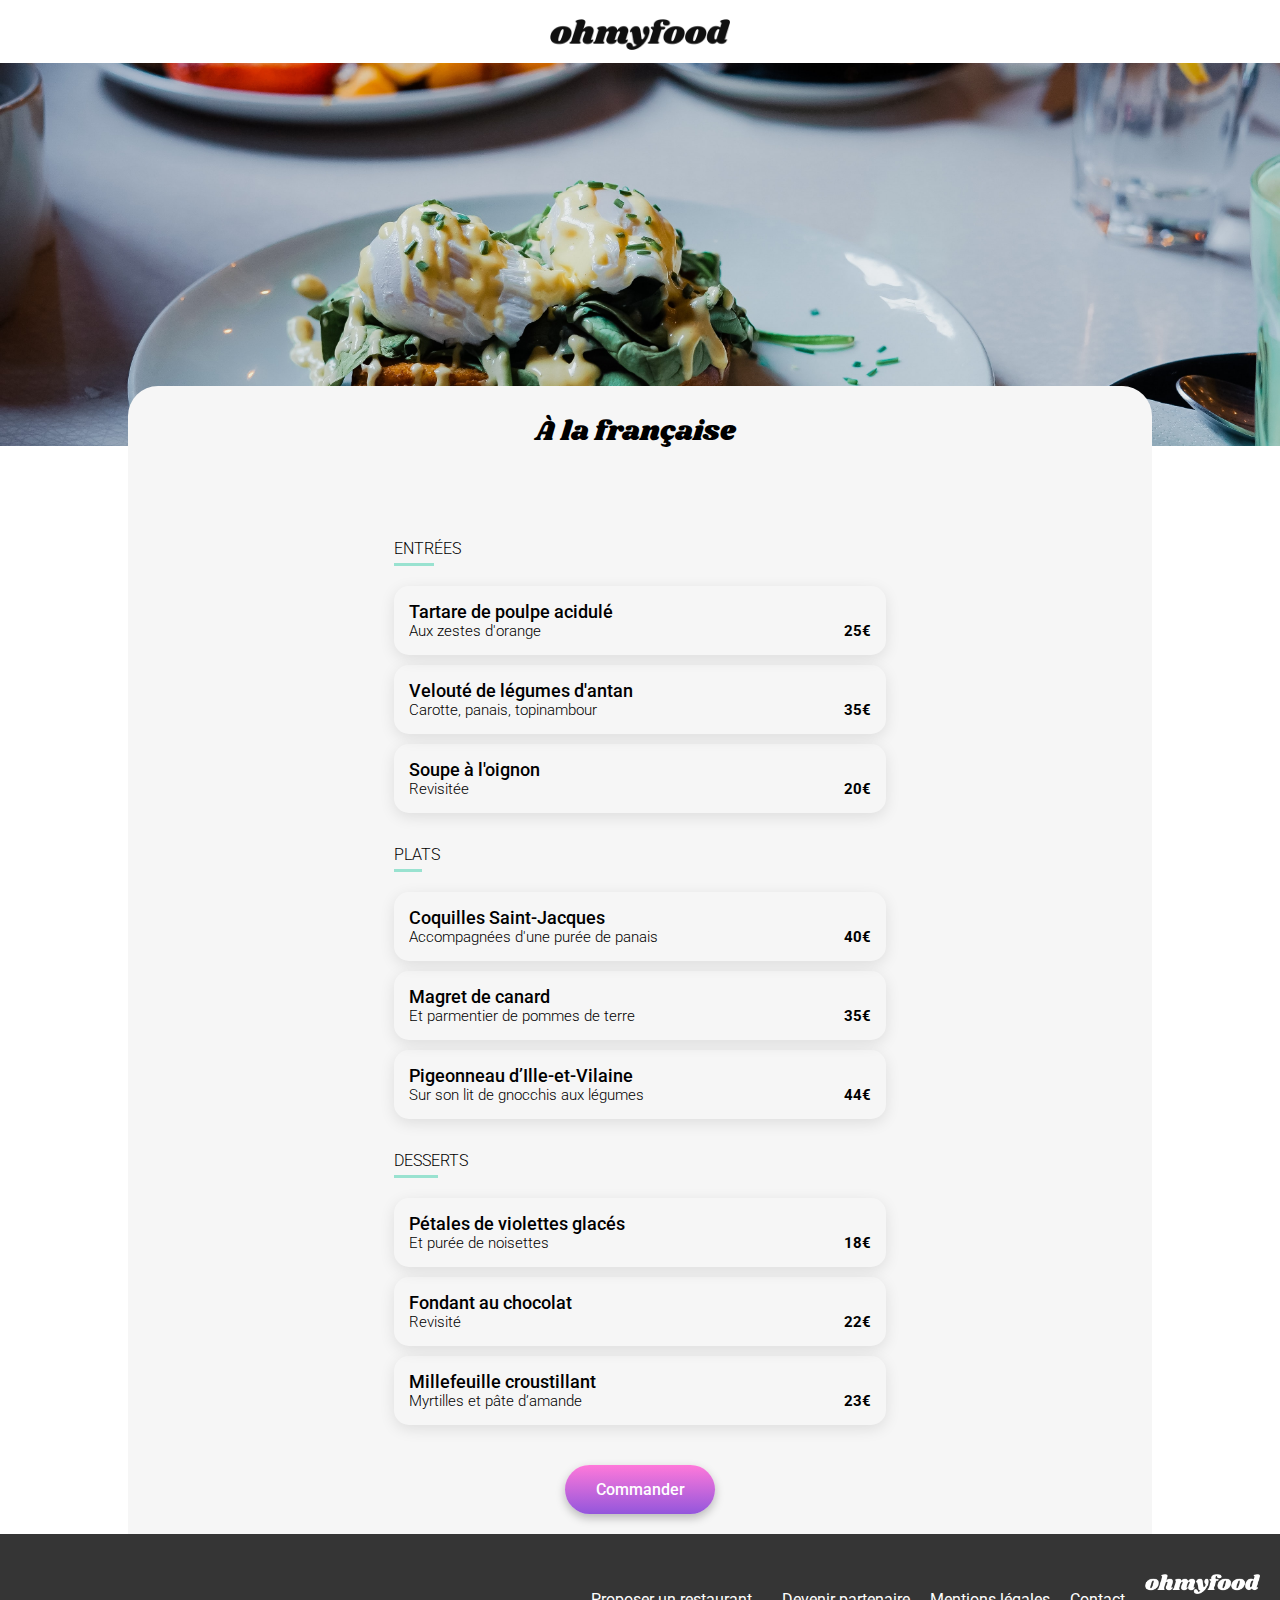
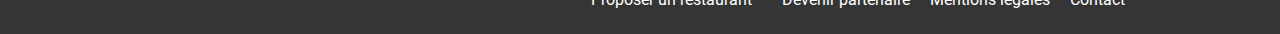
<file: restaurants/a-la-francaise.html>
<!DOCTYPE html>
<html lang="fr">

<head>
    <meta charset="UTF-8">
    <meta name="viewport" content="width=device-width, initial-scale=1.0">
    <title>À la française - OhMyFood</title>
    <link rel="preconnect" href="https://fonts.googleapis.com">
    <link rel="preconnect" href="https://fonts.gstatic.com" crossorigin>
    <link href="https://fonts.googleapis.com/css2?family=Raleway:ital,wght@0,100..900;1,100..900&family=Roboto:ital,wght@0,100;0,300;0,400;0,500;0,700;0,900;1,100;1,300;1,400;1,500;1,700;1,900&family=Shrikhand&display=swap" rel="stylesheet">
    <link href="https://fonts.googleapis.com/css2?family=Raleway:ital,wght@0,100..900;1,100..900&family=Roboto:ital,wght@0,100;0,300;0,400;0,500;0,700;0,900;1,100;1,300;1,400;1,500;1,700;1,900&display=swap" rel="stylesheet">
    <link rel="stylesheet" href="https://cdnjs.cloudflare.com/ajax/libs/font-awesome/6.2.1/css/all.min.css"
        integrity="sha512-MV7K8+y+gLIBoVD59lQIYicR65iaqukzvf/nwasF0nqhPay5w/9lJmVM2hMDcnK1OnMGCdVK+iQrJ7lzPJQd1w=="
        crossorigin="anonymous" referrerpolicy="no-referrer" />
    <link rel="stylesheet" href="../assets/css/restaurants.css">
</head>

<body>
    <header>
        <div class="navbar">
            <div class="navbar__backarrow"><a href="../index.html"><i class="fa-solid fa-arrow-left"></i></a></div>
            <div class="navbar__img"><img src="../assets/images/logo/ohmyfood.png" alt="logo de OhMyFood" ></div>
        </div>
            <div class="header-photo"><img src="../assets/images/restaurants/toa-heftiba-DQKerTsQwi0-unsplash.jpg" alt="photo d'un plat de À la française"></div>
    </header>
    <main>
        <section class="menu">
            <div class="menu__title">
                <h1 class="menu__title__txt">À la française</h1>
                <div class="menu__title__like">
                    <input type="checkbox" id="heart-toggle" />
                    <label for="heart-toggle">
                      <i class="fa-regular fa-heart"></i>
                    </label>
                  </div>
            </div>
            <article class="menu__plate">
                <h2 class="menu__plate__title">Entrées</h2>
                
                <div class="menu__plate__choix">
                    <input type="checkbox" id="menu__plate__choix__checkbox-1" class="menu__checkbox">
                    <label for="menu__plate__choix__checkbox-1" class="menu__plate__choix__container">
                        <span class="menu__plate__choix__container__content">
                            <span class="menu__plate__choix__container__content__txt">
                                <span class="menu__plate__choix__container__content__txt__nom">Tartare de poulpe acidulé</span>
                                <span class="menu__plate__choix__container__content__txt__description">Aux zestes d'orange</span>
                            </span>
                            <span class="menu__plate__choix__container__content__prix">
                                <span class="menu__plate__choix__container__content__prix--font">25€</span>
                            </span>
                        </span>
                        <span class="menu__plate__choix__container__check">
                            <i class="fa-solid fa-check"></i>
                        </span>
                    </label>
                </div>

                <div class="menu__plate__choix">
                    <input type="checkbox" id="menu__plate__choix__checkbox-2" class="menu__checkbox">
                    <label for="menu__plate__choix__checkbox-2" class="menu__plate__choix__container">
                        <span class="menu__plate__choix__container__content">
                            <span class="menu__plate__choix__container__content__txt">
                                <span class="menu__plate__choix__container__content__txt__nom">Velouté de légumes d'antan</span>
                                <span class="menu__plate__choix__container__content__txt__description">Carotte, panais, topinambour</span>
                            </span>
                            <span class="menu__plate__choix__container__content__prix">
                                <span class="menu__plate__choix__container__content__prix--font">35€</span>
                            </span>
                        </span>
                        <span class="menu__plate__choix__container__check">
                            <i class="fa-solid fa-check"></i>
                        </span>
                    </label>
                </div>

                <div class="menu__plate__choix">
                    <input type="checkbox" id="menu__plate__choix__checkbox-3" class="menu__checkbox">
                    <label for="menu__plate__choix__checkbox-3" class="menu__plate__choix__container">
                        <span class="menu__plate__choix__container__content">
                            <span class="menu__plate__choix__container__content__txt">
                                <span class="menu__plate__choix__container__content__txt__nom">Soupe à l'oignon</span>
                                <span class="menu__plate__choix__container__content__txt__description">Revisitée</span>
                            </span>
                            <span class="menu__plate__choix__container__content__prix">
                                <span class="menu__plate__choix__container__content__prix--font">20€</span>
                            </span>
                        </span>
                        <span class="menu__plate__choix__container__check">
                            <i class="fa-solid fa-check"></i>
                        </span>
                    </label>
                </div>
            </article>

            <article class="menu__plate">
                <h2 class="menu__plate__title">Plats</h2>

                <div class="menu__plate__choix">
                    <input type="checkbox" id="menu__plate__choix__checkbox-4" class="menu__checkbox">
                    <label for="menu__plate__choix__checkbox-4" class="menu__plate__choix__container">
                        <span class="menu__plate__choix__container__content">
                            <span class="menu__plate__choix__container__content__txt">
                                <span class="menu__plate__choix__container__content__txt__nom">Coquilles Saint-Jacques</span>
                                <span class="menu__plate__choix__container__content__txt__description">Accompagnées d'une purée de panais</span>
                            </span>
                            <span class="menu__plate__choix__container__content__prix">
                                <span class="menu__plate__choix__container__content__prix--font">40€</span>
                            </span>
                        </span>
                        <span class="menu__plate__choix__container__check">
                            <i class="fa-solid fa-check"></i>
                        </span>
                    </label>
                </div>

                <div class="menu__plate__choix">
                    <input type="checkbox" id="menu__plate__choix__checkbox-5" class="menu__checkbox">
                    <label for="menu__plate__choix__checkbox-5" class="menu__plate__choix__container">
                        <span class="menu__plate__choix__container__content">
                            <span class="menu__plate__choix__container__content__txt">
                                <span class="menu__plate__choix__container__content__txt__nom">Magret de canard</span>
                                <span class="menu__plate__choix__container__content__txt__description">Et parmentier de pommes de terre</span>
                            </span>
                            <span class="menu__plate__choix__container__content__prix">
                                <span class="menu__plate__choix__container__content__prix--font">35€</span>
                            </span>
                        </span>
                        <span class="menu__plate__choix__container__check">
                            <i class="fa-solid fa-check"></i>
                        </span>
                    </label>
                </div>
                
                <div class="menu__plate__choix">
                    <input type="checkbox" id="menu__plate__choix__checkbox-6" class="menu__checkbox">
                    <label for="menu__plate__choix__checkbox-6" class="menu__plate__choix__container">
                        <span class="menu__plate__choix__container__content">
                            <span class="menu__plate__choix__container__content__txt">
                                <span class="menu__plate__choix__container__content__txt__nom">Pigeonneau d’Ille-et-Vilaine</span>
                                <span class="menu__plate__choix__container__content__txt__description">Sur son lit de gnocchis aux légumes</span>
                            </span>
                            <span class="menu__plate__choix__container__content__prix">
                                <span class="menu__plate__choix__container__content__prix--font">44€</span>
                            </span>
                        </span>
                        <span class="menu__plate__choix__container__check">
                            <i class="fa-solid fa-check"></i>
                        </span>
                    </label>
                </div>
            </article>

            <article class="menu__plate">
                <h2 class="menu__plate__title">Desserts</h2>

                <div class="menu__plate__choix">
                    <input type="checkbox" id="menu__plate__choix__checkbox-7" class="menu__checkbox">
                    <label for="menu__plate__choix__checkbox-7" class="menu__plate__choix__container">
                        <span class="menu__plate__choix__container__content">
                            <span class="menu__plate__choix__container__content__txt">
                                <span class="menu__plate__choix__container__content__txt__nom">Pétales de violettes glacés</span>
                                <span class="menu__plate__choix__container__content__txt__description">Et purée de noisettes</span>
                            </span>
                            <span class="menu__plate__choix__container__content__prix">
                                <span class="menu__plate__choix__container__content__prix--font">18€</span>
                            </span>
                        </span>
                        <span class="menu__plate__choix__container__check">
                            <i class="fa-solid fa-check"></i>
                        </span>
                    </label>
                </div>

                <div class="menu__plate__choix">
                    <input type="checkbox" id="menu__plate__choix__checkbox-8" class="menu__checkbox">
                    <label for="menu__plate__choix__checkbox-8" class="menu__plate__choix__container">
                        <span class="menu__plate__choix__container__content">
                            <span class="menu__plate__choix__container__content__txt">
                                <span class="menu__plate__choix__container__content__txt__nom">Fondant au chocolat</span>
                                <span class="menu__plate__choix__container__content__txt__description">Revisité</span>
                            </span>
                            <span class="menu__plate__choix__container__content__prix">
                                <span class="menu__plate__choix__container__content__prix--font">22€</span>
                            </span>
                        </span>
                        <span class="menu__plate__choix__container__check">
                            <i class="fa-solid fa-check"></i>
                        </span>
                    </label>
                </div>

                <div class="menu__plate__choix">
                    <input type="checkbox" id="menu__plate__choix__checkbox-9" class="menu__checkbox">
                    <label for="menu__plate__choix__checkbox-9" class="menu__plate__choix__container">
                        <span class="menu__plate__choix__container__content">
                            <span class="menu__plate__choix__container__content__txt">
                                <span class="menu__plate__choix__container__content__txt__nom">Millefeuille croustillant</span>
                                <span class="menu__plate__choix__container__content__txt__description">Myrtilles et pâte d’amande</span>
                            </span>
                            <span class="menu__plate__choix__container__content__prix">
                                <span class="menu__plate__choix__container__content__prix--font">23€</span>
                            </span>
                        </span>
                        <span class="menu__plate__choix__container__check">
                            <i class="fa-solid fa-check"></i>
                        </span>
                    </label>
                </div>
            </article>
                <article class="order">
                    <div class="order__btn"><a href="#">Commander</a></div>
                </article>    
        </section>
    </main>

    <footer>
        <div class="footer">
            <img src="../assets/images/logo/ohmyfood.png" alt="logo de OhMyFood" class="footer__logo">
            <div class="footer__links">
                <a href="#"><i class="fa-solid fa-utensils"></i>Proposer un restaurant</a>
                <a href="#"><i class="fa-solid fa-handshake-angle"></i>Devenir partenaire</a>
                <a href="#">Mentions légales</a>
                <a href="#">Contact</a>
            </div>
        </div>
    </footer>
</body>
</file>
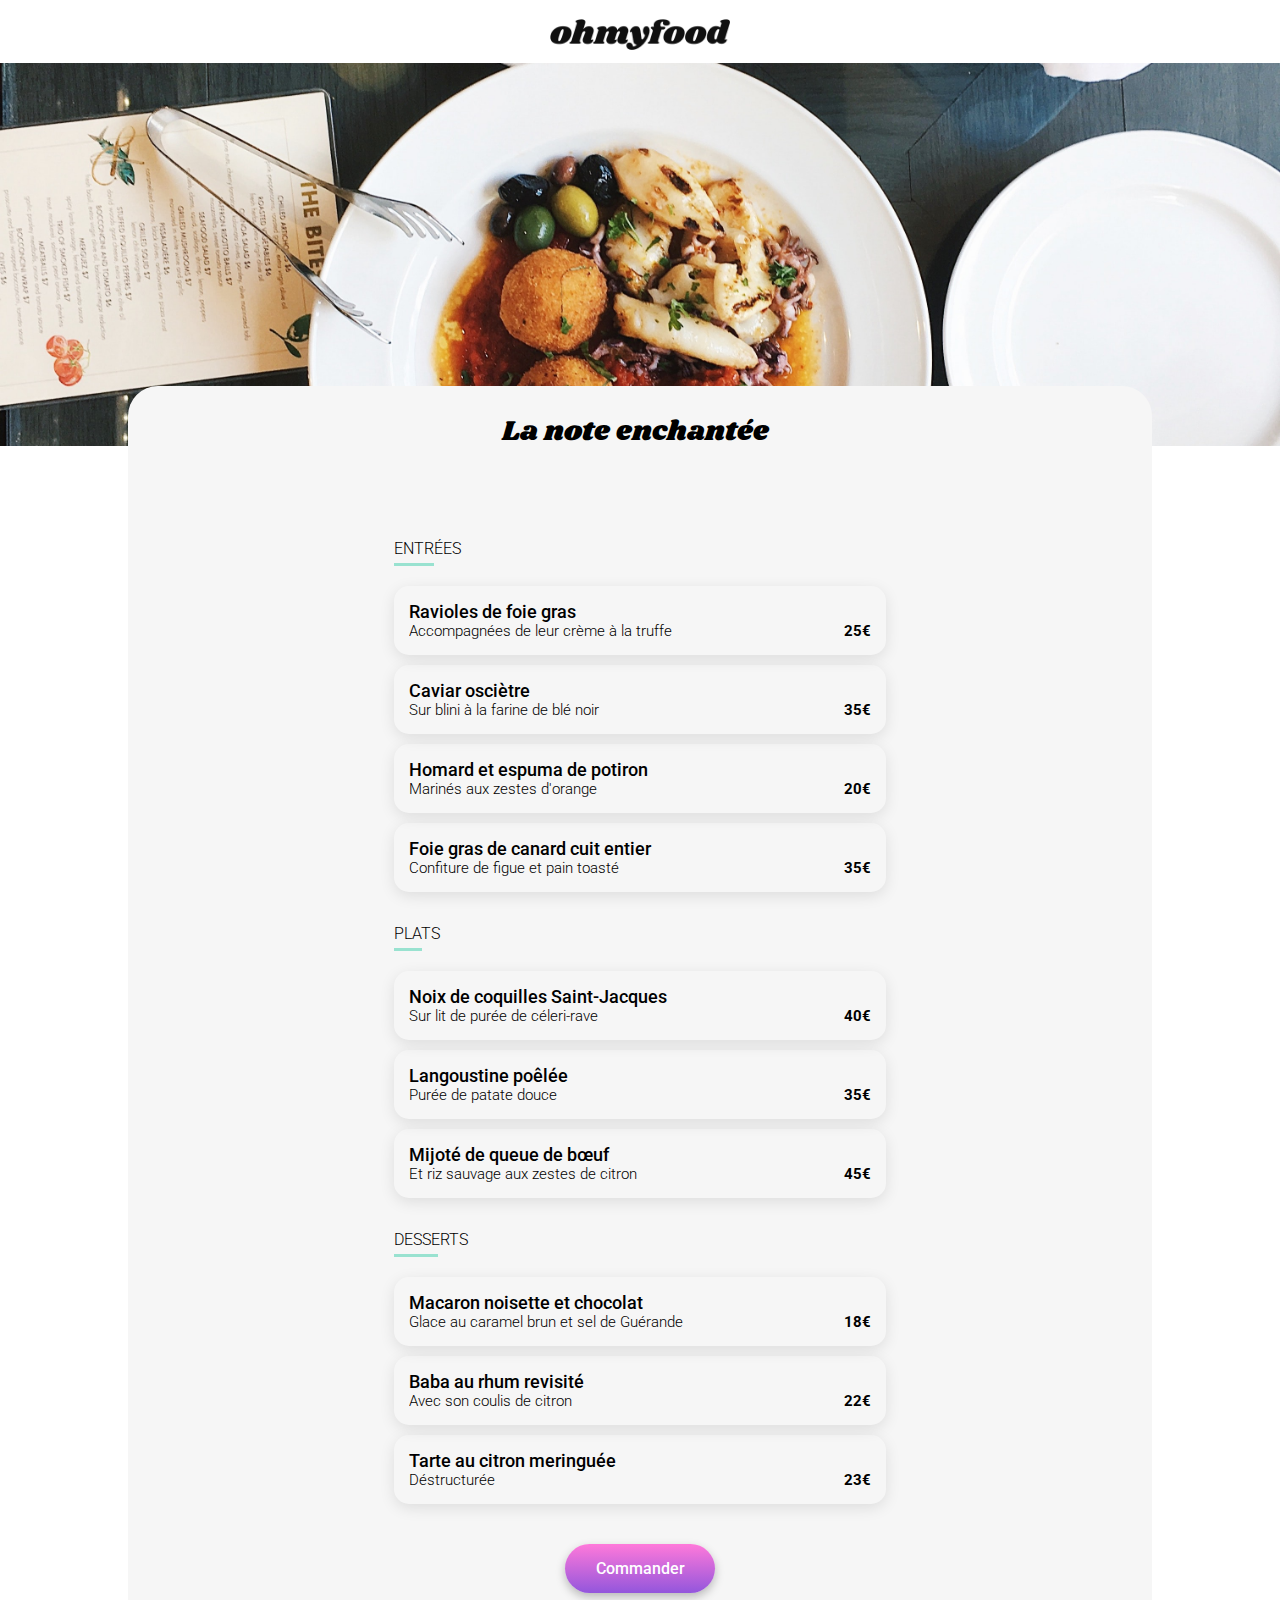
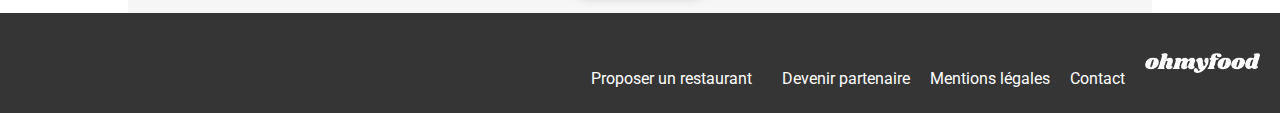
<file: restaurants/la-note-enchantee.html>
<!DOCTYPE html>
<html lang="fr">

<head>
    <meta charset="UTF-8">
    <meta name="viewport" content="width=device-width, initial-scale=1.0">
    <title>La note enchantée - OhMyFood</title>
    <link rel="preconnect" href="https://fonts.googleapis.com">
    <link rel="preconnect" href="https://fonts.gstatic.com" crossorigin>
    <link href="https://fonts.googleapis.com/css2?family=Raleway:ital,wght@0,100..900;1,100..900&family=Roboto:ital,wght@0,100;0,300;0,400;0,500;0,700;0,900;1,100;1,300;1,400;1,500;1,700;1,900&family=Shrikhand&display=swap" rel="stylesheet">
    <link href="https://fonts.googleapis.com/css2?family=Raleway:ital,wght@0,100..900;1,100..900&family=Roboto:ital,wght@0,100;0,300;0,400;0,500;0,700;0,900;1,100;1,300;1,400;1,500;1,700;1,900&display=swap" rel="stylesheet">
    <link rel="stylesheet" href="https://cdnjs.cloudflare.com/ajax/libs/font-awesome/6.2.1/css/all.min.css"
        integrity="sha512-MV7K8+y+gLIBoVD59lQIYicR65iaqukzvf/nwasF0nqhPay5w/9lJmVM2hMDcnK1OnMGCdVK+iQrJ7lzPJQd1w=="
        crossorigin="anonymous" referrerpolicy="no-referrer" />
    <link rel="stylesheet" href="../assets/css/restaurants.css">
</head>

<body>
    <header>
        <div class="navbar">
            <div class="navbar__backarrow"><a href="../index.html"><i class="fa-solid fa-arrow-left"></i></a></div>
            <div class="navbar__img"><img src="../assets/images/logo/ohmyfood.png" alt="logo de OhMyFood" ></div>
        </div>
            <div class="header-photo"><img src="../assets/images/restaurants/stil-u2Lp8tXIcjw-unsplash.jpg" alt="photo d'un plat de la note enchantée"></div>
    </header>
    <main>
        <section class="menu">
            <div class="menu__title">
                <h1 class="menu__title__txt">La note enchantée</h1>
                <div class="menu__title__like">
                    <input type="checkbox" id="heart-toggle" />
                    <label for="heart-toggle">
                      <i class="fa-regular fa-heart"></i>
                    </label>
                  </div>
            </div>
            <article class="menu__plate">
                <h2 class="menu__plate__title">Entrées</h2>

                <div class="menu__plate__choix">
                    <input type="checkbox" id="menu__plate__choix__checkbox-1" class="menu__checkbox">
                    <label for="menu__plate__choix__checkbox-1" class="menu__plate__choix__container">
                        <span class="menu__plate__choix__container__content">
                            <span class="menu__plate__choix__container__content__txt">
                                <span class="menu__plate__choix__container__content__txt__nom">Ravioles de foie gras</span>
                                <span class="menu__plate__choix__container__content__txt__description">Accompagnées de leur crème à la truffe</span>
                            </span>
                            <span class="menu__plate__choix__container__content__prix">
                                <span class="menu__plate__choix__container__content__prix--font">25€</span>
                            </span>
                        </span>
                        <span class="menu__plate__choix__container__check">
                            <i class="fa-solid fa-check"></i>
                        </span>
                    </label>
                </div>

                <div class="menu__plate__choix">
                    <input type="checkbox" id="menu__plate__choix__checkbox-2" class="menu__checkbox">
                    <label for="menu__plate__choix__checkbox-2" class="menu__plate__choix__container">
                        <span class="menu__plate__choix__container__content">
                            <span class="menu__plate__choix__container__content__txt">
                                <span class="menu__plate__choix__container__content__txt__nom">Caviar osciètre</span>
                                <span class="menu__plate__choix__container__content__txt__description">Sur blini à la farine de blé noir</span>
                            </span>
                            <span class="menu__plate__choix__container__content__prix">
                                <span class="menu__plate__choix__container__content__prix--font">35€</span>
                            </span>
                        </span>
                        <span class="menu__plate__choix__container__check">
                            <i class="fa-solid fa-check"></i>
                        </span>
                    </label>
                </div>

                <div class="menu__plate__choix">
                    <input type="checkbox" id="menu__plate__choix__checkbox-3" class="menu__checkbox">
                    <label for="menu__plate__choix__checkbox-3" class="menu__plate__choix__container">
                        <span class="menu__plate__choix__container__content">
                            <span class="menu__plate__choix__container__content__txt">
                                <span class="menu__plate__choix__container__content__txt__nom">Homard et espuma de potiron</span>
                                <span class="menu__plate__choix__container__content__txt__description">Marinés aux zestes d'orange</span>
                            </span>
                            <span class="menu__plate__choix__container__content__prix">
                                <span class="menu__plate__choix__container__content__prix--font">20€</span>
                            </span>
                        </span>
                        <span class="menu__plate__choix__container__check">
                            <i class="fa-solid fa-check"></i>
                        </span>
                    </label>
                </div>

                <div class="menu__plate__choix">
                    <input type="checkbox" id="menu__plate__choix__checkbox-4" class="menu__checkbox">
                    <label for="menu__plate__choix__checkbox-4" class="menu__plate__choix__container">
                        <span class="menu__plate__choix__container__content">
                            <span class="menu__plate__choix__container__content__txt">
                                <span class="menu__plate__choix__container__content__txt__nom">Foie gras de canard cuit entier</span>
                                <span class="menu__plate__choix__container__content__txt__description">Confiture de figue et pain toasté</span>
                            </span>
                            <span class="menu__plate__choix__container__content__prix">
                                <span class="menu__plate__choix__container__content__prix--font">35€</span>
                            </span>
                        </span>
                        <span class="menu__plate__choix__container__check">
                            <i class="fa-solid fa-check"></i>
                        </span>
                    </label>
                </div>
            </article>

            <article class="menu__plate">
                <h2 class="menu__plate__title">Plats</h2>

                <div class="menu__plate__choix">
                    <input type="checkbox" id="menu__plate__choix__checkbox-5" class="menu__checkbox">
                    <label for="menu__plate__choix__checkbox-5" class="menu__plate__choix__container">
                        <span class="menu__plate__choix__container__content">
                            <span class="menu__plate__choix__container__content__txt">
                                <span class="menu__plate__choix__container__content__txt__nom">Noix de coquilles Saint-Jacques</span>
                                <span class="menu__plate__choix__container__content__txt__description">Sur lit de purée de céleri-rave</span>
                            </span>
                            <span class="menu__plate__choix__container__content__prix">
                                <span class="menu__plate__choix__container__content__prix--font">40€</span>
                            </span>
                        </span>
                        <span class="menu__plate__choix__container__check">
                            <i class="fa-solid fa-check"></i>
                        </span>
                    </label>
                </div>    

                <div class="menu__plate__choix">
                    <input type="checkbox" id="menu__plate__choix__checkbox-6" class="menu__checkbox">
                    <label for="menu__plate__choix__checkbox-6" class="menu__plate__choix__container">
                        <span class="menu__plate__choix__container__content">
                            <span class="menu__plate__choix__container__content__txt">
                                <span class="menu__plate__choix__container__content__txt__nom">Langoustine poêlée</span>
                                <span class="menu__plate__choix__container__content__txt__description">Purée de patate douce</span>
                            </span>
                            <span class="menu__plate__choix__container__content__prix">
                                <span class="menu__plate__choix__container__content__prix--font">35€</span>
                            </span>
                        </span>
                        <span class="menu__plate__choix__container__check">
                            <i class="fa-solid fa-check"></i>
                        </span>
                    </label>
                </div>

                <div class="menu__plate__choix">
                    <input type="checkbox" id="menu__plate__choix__checkbox-7" class="menu__checkbox">
                    <label for="menu__plate__choix__checkbox-7" class="menu__plate__choix__container">
                        <span class="menu__plate__choix__container__content">
                            <span class="menu__plate__choix__container__content__txt">
                                <span class="menu__plate__choix__container__content__txt__nom">Mijoté de queue de bœuf</span>
                                <span class="menu__plate__choix__container__content__txt__description">Et riz sauvage aux zestes de citron</span>
                            </span>
                            <span class="menu__plate__choix__container__content__prix">
                                <span class="menu__plate__choix__container__content__prix--font">45€</span>
                            </span>
                        </span>
                        <span class="menu__plate__choix__container__check">
                            <i class="fa-solid fa-check"></i>
                        </span>
                    </label>
                </div>    
            </article>

            <article class="menu__plate">
                <h2 class="menu__plate__title">Desserts</h2>

                <div class="menu__plate__choix">
                    <input type="checkbox" id="menu__plate__choix__checkbox-8" class="menu__checkbox">
                    <label for="menu__plate__choix__checkbox-8" class="menu__plate__choix__container">
                        <span class="menu__plate__choix__container__content">
                            <span class="menu__plate__choix__container__content__txt">
                                <span class="menu__plate__choix__container__content__txt__nom">Macaron noisette et chocolat</span>
                                <span class="menu__plate__choix__container__content__txt__description">Glace au caramel brun et sel de Guérande</span>
                            </span>
                            <span class="menu__plate__choix__container__content__prix">
                                <span class="menu__plate__choix__container__content__prix--font">18€</span>
                            </span>
                        </span>
                        <span class="menu__plate__choix__container__check">
                            <i class="fa-solid fa-check"></i>
                        </span>
                    </label>
                </div>

                <div class="menu__plate__choix">
                    <input type="checkbox" id="menu__plate__choix__checkbox-9" class="menu__checkbox">
                    <label for="menu__plate__choix__checkbox-9" class="menu__plate__choix__container">
                        <span class="menu__plate__choix__container__content">
                            <span class="menu__plate__choix__container__content__txt">
                                <span class="menu__plate__choix__container__content__txt__nom">Baba au rhum revisité</span>
                                <span class="menu__plate__choix__container__content__txt__description">Avec son coulis de citron</span>
                            </span>
                            <span class="menu__plate__choix__container__content__prix">
                                <span class="menu__plate__choix__container__content__prix--font">22€</span>
                            </span>
                        </span>
                        <span class="menu__plate__choix__container__check">
                            <i class="fa-solid fa-check"></i>
                        </span>
                    </label>
                </div>

                <div class="menu__plate__choix">
                    <input type="checkbox" id="menu__plate__choix__checkbox-10" class="menu__checkbox">
                    <label for="menu__plate__choix__checkbox-10" class="menu__plate__choix__container">
                        <span class="menu__plate__choix__container__content">
                            <span class="menu__plate__choix__container__content__txt">
                                <span class="menu__plate__choix__container__content__txt__nom">Tarte au citron meringuée</span>
                                <span class="menu__plate__choix__container__content__txt__description">Déstructurée</span>
                            </span>
                            <span class="menu__plate__choix__container__content__prix">
                                <span class="menu__plate__choix__container__content__prix--font">23€</span>
                            </span>
                        </span>
                        <span class="menu__plate__choix__container__check">
                            <i class="fa-solid fa-check"></i>
                        </span>
                    </label>
                </div>
            </article>
                <article class="order">
                    <div class="order__btn"><a href="#">Commander</a></div>
                </article>    
        </section>
    </main>

    <footer>
        <div class="footer">
            <img src="../assets/images/logo/ohmyfood.png" alt="logo de OhMyFood" class="footer__logo">
            <div class="footer__links">
                <a href="#"><i class="fa-solid fa-utensils"></i>Proposer un restaurant</a>
                <a href="#"><i class="fa-solid fa-handshake-angle"></i>Devenir partenaire</a>
                <a href="#">Mentions légales</a>
                <a href="#">Contact</a>
            </div>
        </div>
    </footer>
</body>
</file>
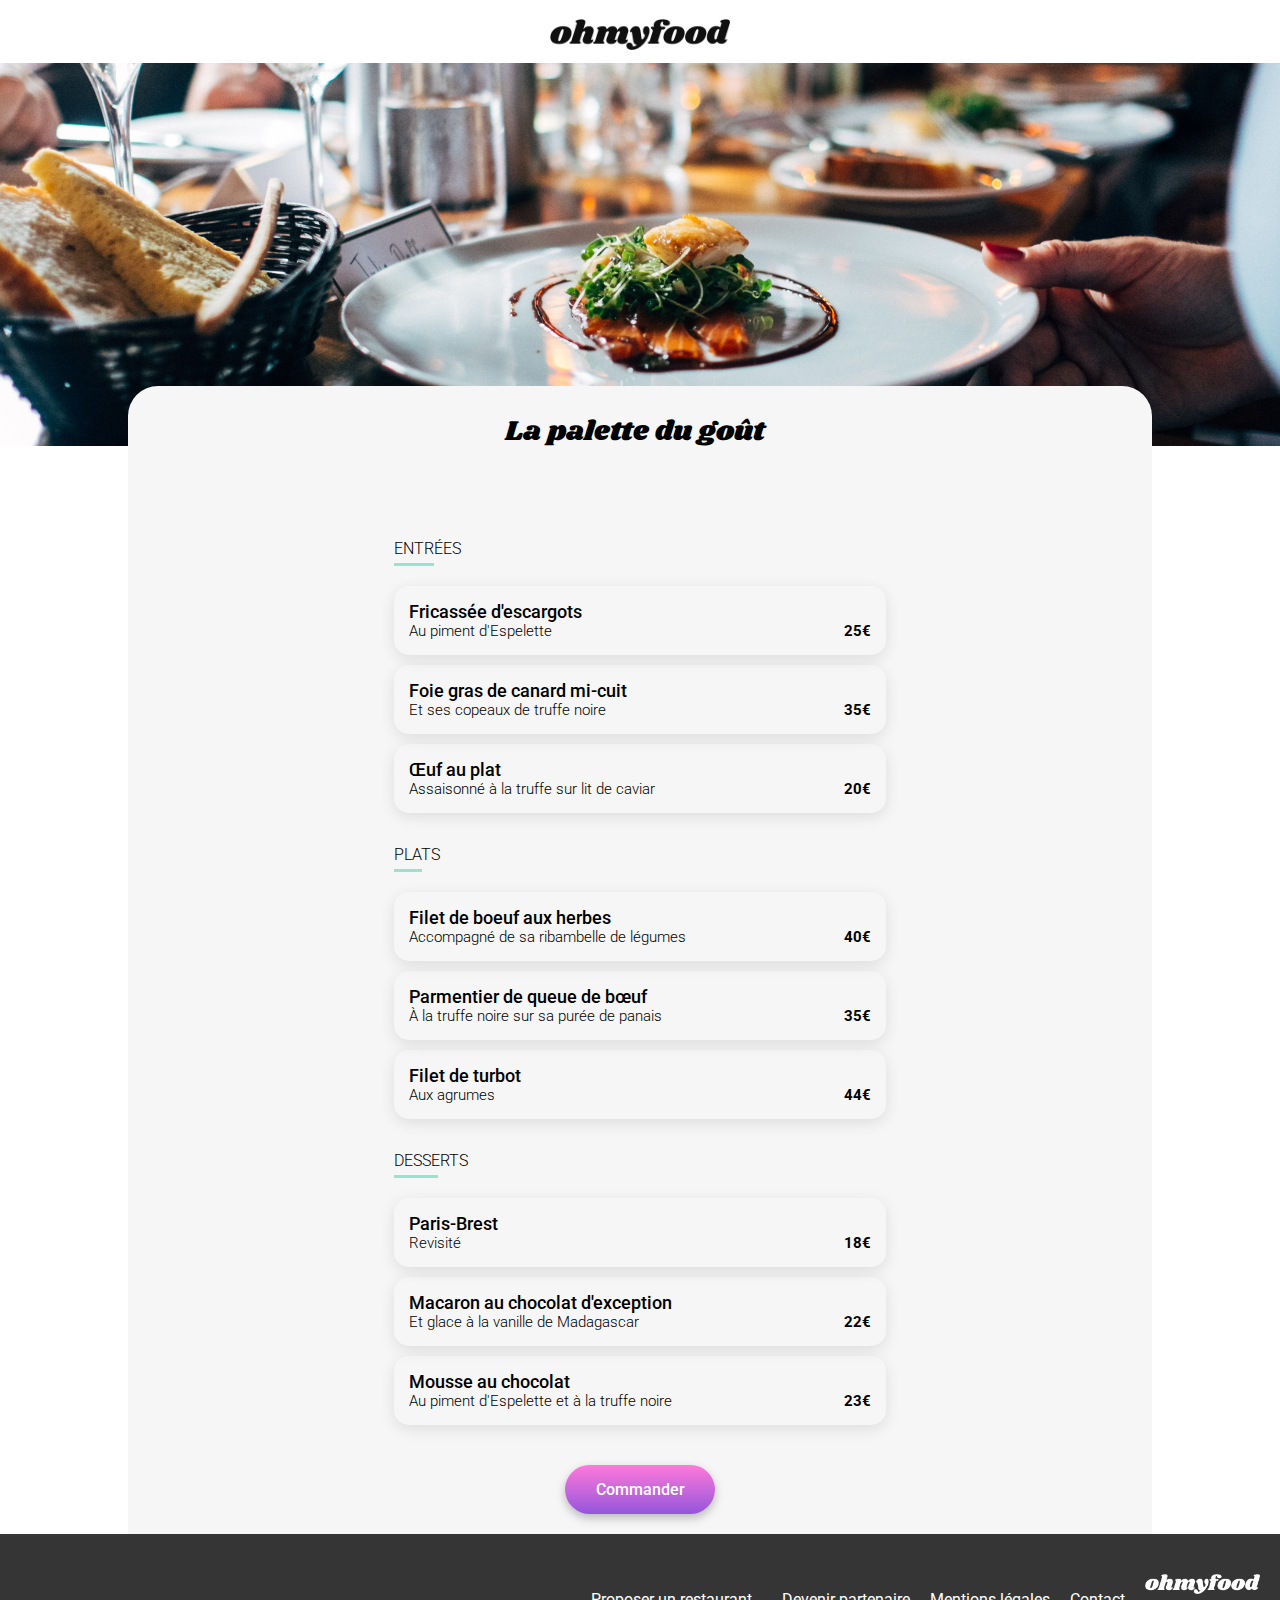
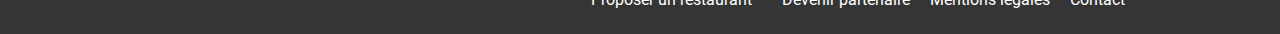
<file: restaurants/la-palette-du-gout.html>
<!DOCTYPE html>
<html lang="fr">

<head>
    <meta charset="UTF-8">
    <meta name="viewport" content="width=device-width, initial-scale=1.0">
    <title>La palette du goût - OhMyFood</title>
    <link rel="preconnect" href="https://fonts.googleapis.com">
    <link rel="preconnect" href="https://fonts.gstatic.com" crossorigin>
    <link href="https://fonts.googleapis.com/css2?family=Raleway:ital,wght@0,100..900;1,100..900&family=Roboto:ital,wght@0,100;0,300;0,400;0,500;0,700;0,900;1,100;1,300;1,400;1,500;1,700;1,900&family=Shrikhand&display=swap" rel="stylesheet">
    <link href="https://fonts.googleapis.com/css2?family=Raleway:ital,wght@0,100..900;1,100..900&family=Roboto:ital,wght@0,100;0,300;0,400;0,500;0,700;0,900;1,100;1,300;1,400;1,500;1,700;1,900&display=swap" rel="stylesheet">
    <link rel="stylesheet" href="https://cdnjs.cloudflare.com/ajax/libs/font-awesome/6.2.1/css/all.min.css"
        integrity="sha512-MV7K8+y+gLIBoVD59lQIYicR65iaqukzvf/nwasF0nqhPay5w/9lJmVM2hMDcnK1OnMGCdVK+iQrJ7lzPJQd1w=="
        crossorigin="anonymous" referrerpolicy="no-referrer" />
    <link rel="stylesheet" href="../assets/css/restaurants.css">
</head>

<body>
    <header>
        <div class="navbar">
            <div class="navbar__backarrow"><a href="../index.html"><i class="fa-solid fa-arrow-left"></i></a></div>
            <div class="navbar__img"><img src="../assets/images/logo/ohmyfood.png" alt="logo de OhMyFood" ></div>
        </div>
            <div class="header-photo"><img src="../assets/images/restaurants/jay-wennington-N_Y88TWmGwA-unsplash.jpg" alt="photo d'un plat de la palette du gout"></div>
    </header>
    <main>
        <section class="menu">
            <div class="menu__title">
                <h1 class="menu__title__txt">La palette du goût</h1>
                <div class="menu__title__like">
                    <input type="checkbox" id="heart-toggle" />
                    <label for="heart-toggle">
                      <i class="fa-regular fa-heart"></i>
                    </label>
                  </div>
            </div>
            <article class="menu__plate">
                <h2 class="menu__plate__title">Entrées</h2>

                <div class="menu__plate__choix">
                    <input type="checkbox" id="menu__plate__choix__checkbox-1" class="menu__checkbox">
                    <label for="menu__plate__choix__checkbox-1" class="menu__plate__choix__container">
                        <span class="menu__plate__choix__container__content">
                            <span class="menu__plate__choix__container__content__txt">
                                <span class="menu__plate__choix__container__content__txt__nom">Fricassée d'escargots</span>
                                <span class="menu__plate__choix__container__content__txt__description">Au piment d'Espelette</span>
                            </span>
                            <span class="menu__plate__choix__container__content__prix">
                                <span class="menu__plate__choix__container__content__prix--font">25€</span>
                            </span>
                        </span>
                        <span class="menu__plate__choix__container__check">
                            <i class="fa-solid fa-check"></i>
                        </span>
                    </label>
                </div>

                <div class="menu__plate__choix">
                    <input type="checkbox" id="menu__plate__choix__checkbox-2" class="menu__checkbox">
                    <label for="menu__plate__choix__checkbox-2" class="menu__plate__choix__container">
                        <span class="menu__plate__choix__container__content">
                            <span class="menu__plate__choix__container__content__txt">
                                <span class="menu__plate__choix__container__content__txt__nom">Foie gras de canard mi-cuit</span>
                                <span class="menu__plate__choix__container__content__txt__description">Et ses copeaux de truffe noire</span>
                            </span>
                            <span class="menu__plate__choix__container__content__prix">
                                <span class="menu__plate__choix__container__content__prix--font">35€</span>
                            </span>
                        </span>
                        <span class="menu__plate__choix__container__check">
                            <i class="fa-solid fa-check"></i>
                        </span>
                    </label>
                </div>

                <div class="menu__plate__choix">
                    <input type="checkbox" id="menu__plate__choix__checkbox-3" class="menu__checkbox">
                    <label for="menu__plate__choix__checkbox-3" class="menu__plate__choix__container">
                        <span class="menu__plate__choix__container__content">
                            <span class="menu__plate__choix__container__content__txt">
                                <span class="menu__plate__choix__container__content__txt__nom">Œuf au plat</span>
                                <span class="menu__plate__choix__container__content__txt__description">Assaisonné à la truffe sur lit de caviar</span>
                            </span>
                            <span class="menu__plate__choix__container__content__prix">
                                <span class="menu__plate__choix__container__content__prix--font">20€</span>
                            </span>
                        </span>
                        <span class="menu__plate__choix__container__check">
                            <i class="fa-solid fa-check"></i>
                        </span>
                    </label>
                </div>
            </article>

            <article class="menu__plate">
                <h2 class="menu__plate__title">Plats</h2>

                <div class="menu__plate__choix">
                    <input type="checkbox" id="menu__plate__choix__checkbox-4" class="menu__checkbox">
                    <label for="menu__plate__choix__checkbox-4" class="menu__plate__choix__container">
                        <span class="menu__plate__choix__container__content">
                            <span class="menu__plate__choix__container__content__txt">
                                <span class="menu__plate__choix__container__content__txt__nom">Filet de boeuf aux herbes</span>
                                <span class="menu__plate__choix__container__content__txt__description">Accompagné de sa ribambelle de légumes</span>
                            </span>
                            <span class="menu__plate__choix__container__content__prix">
                                <span class="menu__plate__choix__container__content__prix--font">40€</span>
                            </span>
                        </span>
                        <span class="menu__plate__choix__container__check">
                            <i class="fa-solid fa-check"></i>
                        </span>
                    </label>
                </div>
      
                <div class="menu__plate__choix">
                    <input type="checkbox" id="menu__plate__choix__checkbox-5" class="menu__checkbox">
                    <label for="menu__plate__choix__checkbox-5" class="menu__plate__choix__container">
                        <span class="menu__plate__choix__container__content">
                            <span class="menu__plate__choix__container__content__txt">
                                <span class="menu__plate__choix__container__content__txt__nom">Parmentier de queue de bœuf</span>
                                <span class="menu__plate__choix__container__content__txt__description">À la truffe noire sur sa purée de panais</span>
                            </span>
                            <span class="menu__plate__choix__container__content__prix">
                                <span class="menu__plate__choix__container__content__prix--font">35€</span>
                            </span>
                        </span>
                        <span class="menu__plate__choix__container__check">
                            <i class="fa-solid fa-check"></i>
                        </span>
                    </label>
                </div>

                <div class="menu__plate__choix">
                    <input type="checkbox" id="menu__plate__choix__checkbox-6" class="menu__checkbox">
                    <label for="menu__plate__choix__checkbox-6" class="menu__plate__choix__container">
                        <span class="menu__plate__choix__container__content">
                            <span class="menu__plate__choix__container__content__txt">
                                <span class="menu__plate__choix__container__content__txt__nom">Filet de turbot</span>
                                <span class="menu__plate__choix__container__content__txt__description">Aux agrumes</span>
                            </span>
                            <span class="menu__plate__choix__container__content__prix">
                                <span class="menu__plate__choix__container__content__prix--font">44€</span>
                            </span>
                        </span>
                        <span class="menu__plate__choix__container__check">
                            <i class="fa-solid fa-check"></i>
                        </span>
                    </label>
                </div>
            </article>

            <article class="menu__plate">
                <h2 class="menu__plate__title">Desserts</h2>

                <div class="menu__plate__choix">
                    <input type="checkbox" id="menu__plate__choix__checkbox-7" class="menu__checkbox">
                    <label for="menu__plate__choix__checkbox-7" class="menu__plate__choix__container">
                        <span class="menu__plate__choix__container__content">
                            <span class="menu__plate__choix__container__content__txt">
                                <span class="menu__plate__choix__container__content__txt__nom">Paris-Brest</span>
                                <span class="menu__plate__choix__container__content__txt__description">Revisité</span>
                            </span>
                            <span class="menu__plate__choix__container__content__prix">
                                <span class="menu__plate__choix__container__content__prix--font">18€</span>
                            </span>
                        </span>
                        <span class="menu__plate__choix__container__check">
                            <i class="fa-solid fa-check"></i>
                        </span>
                    </label>
                </div>

                <div class="menu__plate__choix">
                    <input type="checkbox" id="menu__plate__choix__checkbox-8" class="menu__checkbox">
                    <label for="menu__plate__choix__checkbox-8" class="menu__plate__choix__container">
                        <span class="menu__plate__choix__container__content">
                            <span class="menu__plate__choix__container__content__txt">
                                <span class="menu__plate__choix__container__content__txt__nom">Macaron au chocolat d'exception</span>
                                <span class="menu__plate__choix__container__content__txt__description">Et glace à la vanille de Madagascar</span>
                            </span>
                            <span class="menu__plate__choix__container__content__prix">
                                <span class="menu__plate__choix__container__content__prix--font">22€</span>
                            </span>
                        </span>
                        <span class="menu__plate__choix__container__check">
                            <i class="fa-solid fa-check"></i>
                        </span>
                    </label>
                </div>

                <div class="menu__plate__choix">
                    <input type="checkbox" id="menu__plate__choix__checkbox-9" class="menu__checkbox">
                    <label for="menu__plate__choix__checkbox-9" class="menu__plate__choix__container">
                        <span class="menu__plate__choix__container__content">
                            <span class="menu__plate__choix__container__content__txt">
                                <span class="menu__plate__choix__container__content__txt__nom">Mousse au chocolat</span>
                                <span class="menu__plate__choix__container__content__txt__description">Au piment d'Espelette et à la truffe noire</span>
                            </span>
                            <span class="menu__plate__choix__container__content__prix">
                                <span class="menu__plate__choix__container__content__prix--font">23€</span>
                            </span>
                        </span>
                        <span class="menu__plate__choix__container__check">
                            <i class="fa-solid fa-check"></i>
                        </span>
                    </label>
                </div>
            </article>
                <article class="order">
                    <div class="order__btn"><a href="#">Commander</a></div>
                </article>    
        </section>
    </main>

    <footer>
        <div class="footer">
            <img src="../assets/images/logo/ohmyfood.png" alt="logo de OhMyFood" class="footer__logo">
            <div class="footer__links">
                <a href="#"><i class="fa-solid fa-utensils"></i>Proposer un restaurant</a>
                <a href="#"><i class="fa-solid fa-handshake-angle"></i>Devenir partenaire</a>
                <a href="#">Mentions légales</a>
                <a href="#">Contact</a>
            </div>
        </div>
    </footer>
</body>
</file>
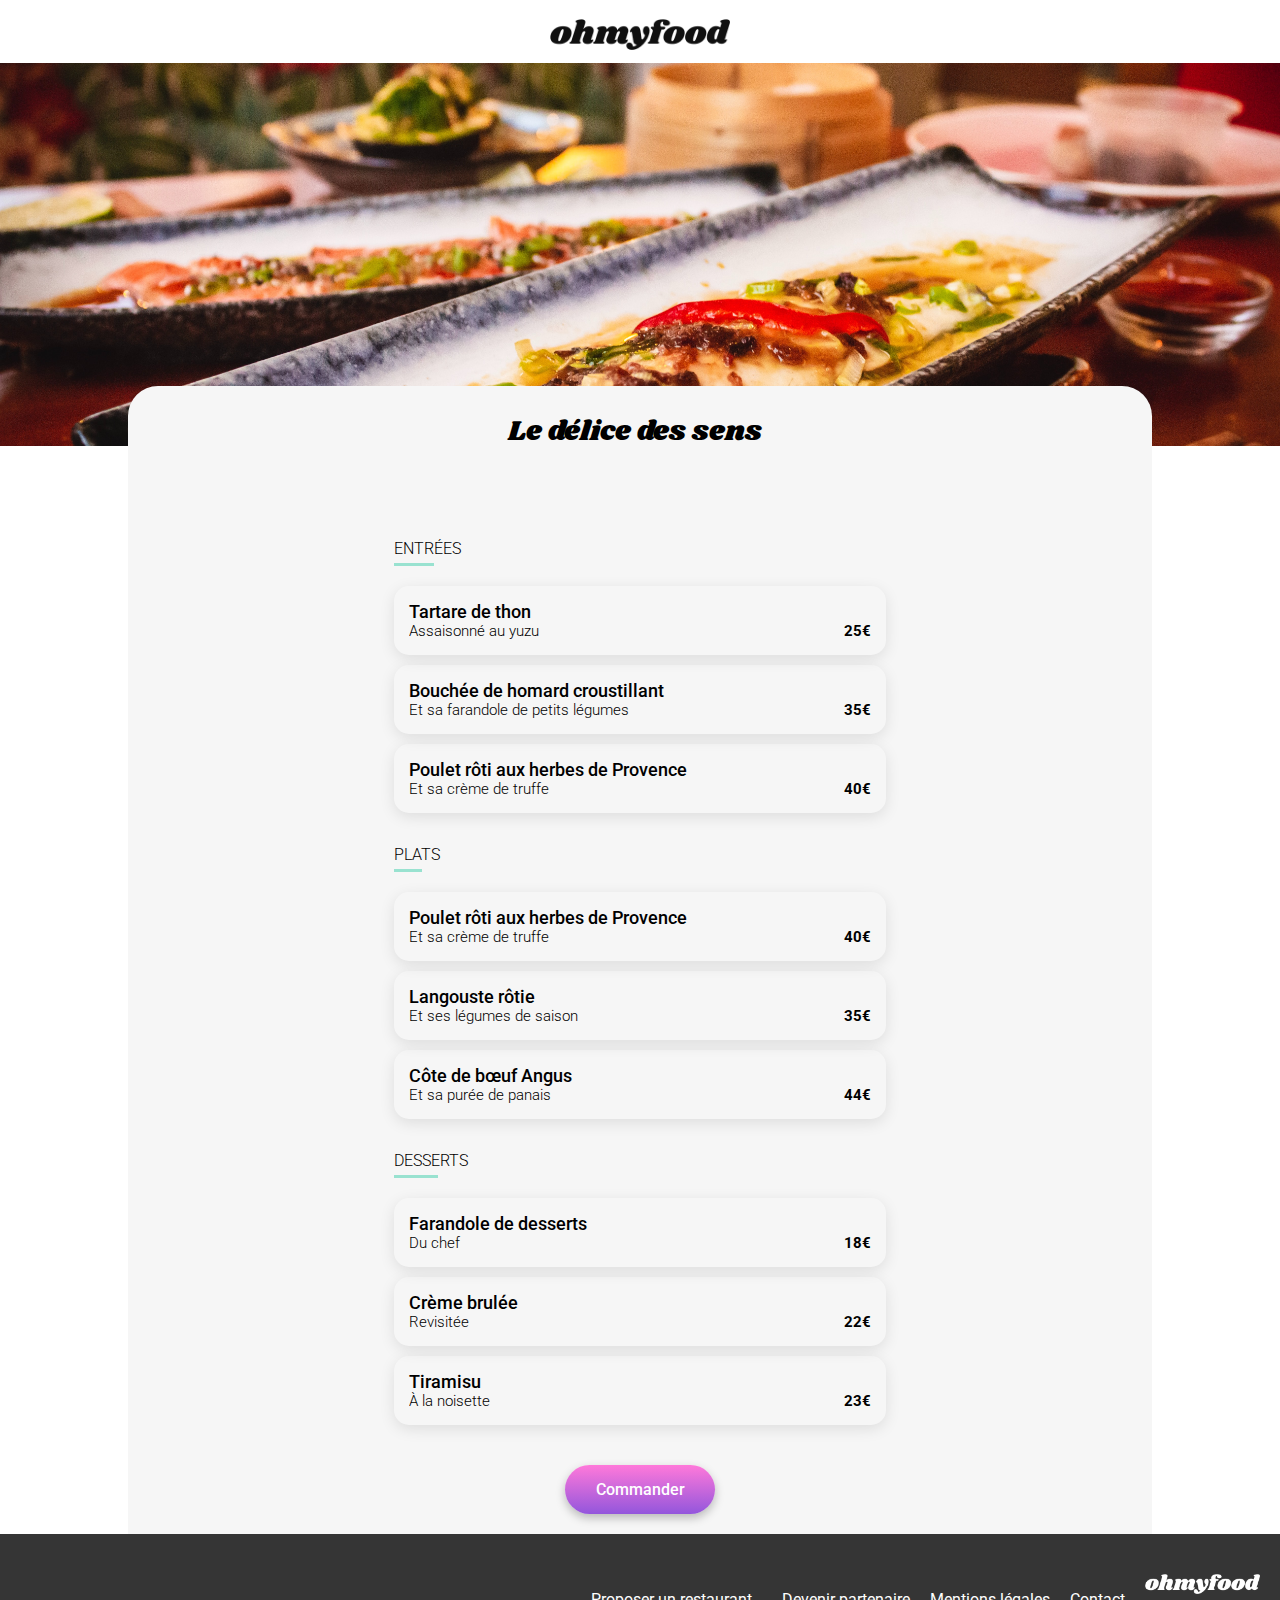
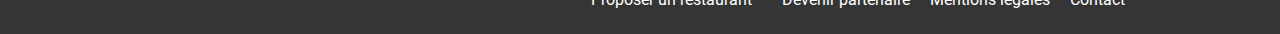
<file: restaurants/le-delice-des-sens.html>
<!DOCTYPE html>
<html lang="fr">

<head>
    <meta charset="UTF-8">
    <meta name="viewport" content="width=device-width, initial-scale=1.0">
    <title>Le délice des sens - OhMyFood</title>
    <link rel="preconnect" href="https://fonts.googleapis.com">
    <link rel="preconnect" href="https://fonts.gstatic.com" crossorigin>
    <link href="https://fonts.googleapis.com/css2?family=Raleway:ital,wght@0,100..900;1,100..900&family=Roboto:ital,wght@0,100;0,300;0,400;0,500;0,700;0,900;1,100;1,300;1,400;1,500;1,700;1,900&family=Shrikhand&display=swap" rel="stylesheet">
    <link href="https://fonts.googleapis.com/css2?family=Raleway:ital,wght@0,100..900;1,100..900&family=Roboto:ital,wght@0,100;0,300;0,400;0,500;0,700;0,900;1,100;1,300;1,400;1,500;1,700;1,900&display=swap" rel="stylesheet">
    <link rel="stylesheet" href="https://cdnjs.cloudflare.com/ajax/libs/font-awesome/6.2.1/css/all.min.css"
        integrity="sha512-MV7K8+y+gLIBoVD59lQIYicR65iaqukzvf/nwasF0nqhPay5w/9lJmVM2hMDcnK1OnMGCdVK+iQrJ7lzPJQd1w=="
        crossorigin="anonymous" referrerpolicy="no-referrer" />
    <link rel="stylesheet" href="../assets/css/restaurants.css">
</head>

<body>
    <header>
        <div class="navbar">
            <div class="navbar__backarrow"><a href="../index.html"><i class="fa-solid fa-arrow-left"></i></a></div>
            <div class="navbar__img"><img src="../assets/images/logo/ohmyfood.png" alt="logo de OhMyFood" ></div>
        </div>
            <div class="header-photo"><img src="../assets/images/restaurants/louis-hansel-shotsoflouis-qNBGVyOCY8Q-unsplash.jpg" alt="photo d'un plat du délice des sens"></div>
    </header>
    <main>
        <section class="menu">
            <div class="menu__title">
                <h1 class="menu__title__txt">Le délice des sens</h1>
                <div class="menu__title__like">
                    <input type="checkbox" id="heart-toggle" />
                    <label for="heart-toggle">
                      <i class="fa-regular fa-heart"></i>
                    </label>
                  </div>
            </div>
            <article class="menu__plate">
                <h2 class="menu__plate__title">Entrées</h2>

                <div class="menu__plate__choix">
                    <input type="checkbox" id="menu__plate__choix__checkbox-1" class="menu__checkbox">
                    <label for="menu__plate__choix__checkbox-1" class="menu__plate__choix__container">
                        <span class="menu__plate__choix__container__content">
                            <span class="menu__plate__choix__container__content__txt">
                                <span class="menu__plate__choix__container__content__txt__nom">Tartare de thon</span>
                                <span class="menu__plate__choix__container__content__txt__description">Assaisonné au yuzu</span>
                            </span>
                            <span class="menu__plate__choix__container__content__prix">
                                <span class="menu__plate__choix__container__content__prix--font">25€</span>
                            </span>
                        </span>
                        <span class="menu__plate__choix__container__check">
                            <i class="fa-solid fa-check"></i>
                        </span>
                    </label>
                </div>

                <div class="menu__plate__choix">
                    <input type="checkbox" id="menu__plate__choix__checkbox-2" class="menu__checkbox">
                    <label for="menu__plate__choix__checkbox-2" class="menu__plate__choix__container">
                        <span class="menu__plate__choix__container__content">
                            <span class="menu__plate__choix__container__content__txt">
                                <span class="menu__plate__choix__container__content__txt__nom">Bouchée de homard croustillant</span>
                                <span class="menu__plate__choix__container__content__txt__description">Et sa farandole de petits légumes</span>
                            </span>
                            <span class="menu__plate__choix__container__content__prix">
                                <span class="menu__plate__choix__container__content__prix--font">35€</span>
                            </span>
                        </span>
                        <span class="menu__plate__choix__container__check">
                            <i class="fa-solid fa-check"></i>
                        </span>
                    </label>
                </div>

                <div class="menu__plate__choix">
                    <input type="checkbox" id="menu__plate__choix__checkbox-3" class="menu__checkbox">
                    <label for="menu__plate__choix__checkbox-3" class="menu__plate__choix__container">
                        <span class="menu__plate__choix__container__content">
                            <span class="menu__plate__choix__container__content__txt">
                                <span class="menu__plate__choix__container__content__txt__nom">Poulet rôti aux herbes de Provence</span>
                                <span class="menu__plate__choix__container__content__txt__description">Et sa crème de truffe</span>
                            </span>
                            <span class="menu__plate__choix__container__content__prix">
                                <span class="menu__plate__choix__container__content__prix--font">40€</span>
                            </span>
                        </span>
                        <span class="menu__plate__choix__container__check">
                            <i class="fa-solid fa-check"></i>
                        </span>
                    </label>
                </div>
            </article>

            <article class="menu__plate">
                <h2 class="menu__plate__title">Plats</h2>

                <div class="menu__plate__choix">
                    <input type="checkbox" id="menu__plate__choix__checkbox-4" class="menu__checkbox">
                    <label for="menu__plate__choix__checkbox-4" class="menu__plate__choix__container">
                        <span class="menu__plate__choix__container__content">
                            <span class="menu__plate__choix__container__content__txt">
                                <span class="menu__plate__choix__container__content__txt__nom">Poulet rôti aux herbes de Provence</span>
                                <span class="menu__plate__choix__container__content__txt__description">Et sa crème de truffe</span>
                            </span>
                            <span class="menu__plate__choix__container__content__prix">
                                <span class="menu__plate__choix__container__content__prix--font">40€</span>
                            </span>
                        </span>
                        <span class="menu__plate__choix__container__check">
                            <i class="fa-solid fa-check"></i>
                        </span>
                    </label>
                </div>

                <div class="menu__plate__choix">
                    <input type="checkbox" id="menu__plate__choix__checkbox-5" class="menu__checkbox">
                    <label for="menu__plate__choix__checkbox-5" class="menu__plate__choix__container">
                        <span class="menu__plate__choix__container__content">
                            <span class="menu__plate__choix__container__content__txt">
                                <span class="menu__plate__choix__container__content__txt__nom">Langouste rôtie</span>
                                <span class="menu__plate__choix__container__content__txt__description">Et ses légumes de saison</span>
                            </span>
                            <span class="menu__plate__choix__container__content__prix">
                                <span class="menu__plate__choix__container__content__prix--font">35€</span>
                            </span>
                        </span>
                        <span class="menu__plate__choix__container__check">
                            <i class="fa-solid fa-check"></i>
                        </span>
                    </label>
                </div>

                <div class="menu__plate__choix">
                    <input type="checkbox" id="menu__plate__choix__checkbox-6" class="menu__checkbox">
                    <label for="menu__plate__choix__checkbox-6" class="menu__plate__choix__container">
                        <span class="menu__plate__choix__container__content">
                            <span class="menu__plate__choix__container__content__txt">
                                <span class="menu__plate__choix__container__content__txt__nom">Côte de bœuf Angus</span>
                                <span class="menu__plate__choix__container__content__txt__description">Et sa purée de panais</span>
                            </span>
                            <span class="menu__plate__choix__container__content__prix">
                                <span class="menu__plate__choix__container__content__prix--font">44€</span>
                            </span>
                        </span>
                        <span class="menu__plate__choix__container__check">
                            <i class="fa-solid fa-check"></i>
                        </span>
                    </label>
                </div>
            </article>

            <article class="menu__plate">
                <h2 class="menu__plate__title">Desserts</h2>

                <div class="menu__plate__choix">
                    <input type="checkbox" id="menu__plate__choix__checkbox-7" class="menu__checkbox">
                    <label for="menu__plate__choix__checkbox-7" class="menu__plate__choix__container">
                        <span class="menu__plate__choix__container__content">
                            <span class="menu__plate__choix__container__content__txt">
                                <span class="menu__plate__choix__container__content__txt__nom">Farandole de desserts</span>
                                <span class="menu__plate__choix__container__content__txt__description">Du chef</span>
                            </span>
                            <span class="menu__plate__choix__container__content__prix">
                                <span class="menu__plate__choix__container__content__prix--font">18€</span>
                            </span>
                        </span>
                        <span class="menu__plate__choix__container__check">
                            <i class="fa-solid fa-check"></i>
                        </span>
                    </label>
                </div>

                <div class="menu__plate__choix">
                    <input type="checkbox" id="menu__plate__choix__checkbox-8" class="menu__checkbox">
                    <label for="menu__plate__choix__checkbox-8" class="menu__plate__choix__container">
                        <span class="menu__plate__choix__container__content">
                            <span class="menu__plate__choix__container__content__txt">
                                <span class="menu__plate__choix__container__content__txt__nom">Crème brulée</span>
                                <span class="menu__plate__choix__container__content__txt__description">Revisitée</span>
                            </span>
                            <span class="menu__plate__choix__container__content__prix">
                                <span class="menu__plate__choix__container__content__prix--font">22€</span>
                            </span>
                        </span>
                        <span class="menu__plate__choix__container__check">
                            <i class="fa-solid fa-check"></i>
                        </span>
                    </label>
                </div>

                <div class="menu__plate__choix">
                    <input type="checkbox" id="menu__plate__choix__checkbox-9" class="menu__checkbox">
                    <label for="menu__plate__choix__checkbox-9" class="menu__plate__choix__container">
                        <span class="menu__plate__choix__container__content">
                            <span class="menu__plate__choix__container__content__txt">
                                <span class="menu__plate__choix__container__content__txt__nom">Tiramisu</span>
                                <span class="menu__plate__choix__container__content__txt__description">À la noisette</span>
                            </span>
                            <span class="menu__plate__choix__container__content__prix">
                                <span class="menu__plate__choix__container__content__prix--font">23€</span>
                            </span>
                        </span>
                        <span class="menu__plate__choix__container__check">
                            <i class="fa-solid fa-check"></i>
                        </span>
                    </label>
                </div>
            </article>
                <article class="order">
                    <div class="order__btn"><a href="#">Commander</a></div>
                </article>    
        </section>
    </main>

    <footer>
        <div class="footer">
            <img src="../assets/images/logo/ohmyfood.png" alt="logo de OhMyFood" class="footer__logo">
            <div class="footer__links">
                <a href="#"><i class="fa-solid fa-utensils"></i>Proposer un restaurant</a>
                <a href="#"><i class="fa-solid fa-handshake-angle"></i>Devenir partenaire</a>
                <a href="#">Mentions légales</a>
                <a href="#">Contact</a>
            </div>
        </div>
    </footer>
</body>
</file>
<file: assets/css/restaurants.css>
/* General */

* {
   margin: 0;
  padding: 0;
  font-family: 'roboto', serif;
  font-weight: 400;
  font-size: 18px;
  box-sizing: border-box;
}

ol, ul {
  padding: 0;
}

header {
  position: relative;
  z-index: 1;
}


/* Header */

.navbar {
  height: 33px;
  margin: 20px 0 10px 0;
  display: flex;
  flex-direction: row;
  align-items: center;
  justify-content: center;
}
.navbar__backarrow {
  position: absolute;
  left: 10%;
}
.navbar a {
  text-decoration: none;
  color: black;
}
.navbar img {
  width: 180px;
}

.navbar i {
  font-size: 25px;
  color: rgba(53, 53, 53, 1);
}

.header-photo {
  height: 275px;
}
.header-photo img{
  width: 100%;
  height: 100%;
  object-fit: cover;
  object-position: center;
}

/* Main */

/* Main - Intro */

.menu {
  display: flex;
  flex-direction: column;
  margin-top: -60px;
  position: relative;
  z-index: 2;
  border-top-left-radius: 30px;
  border-top-right-radius: 30px;
  background-color: #f6f6f6;
}
.menu__title {
  display: flex;
  flex-direction: row;
  justify-content: space-between;
  align-items: center;
  padding: 25px;
  margin-bottom: 50px;
}
.menu__title__like {
  display: flex;
  align-self: center;
  cursor: pointer;
}
.menu__title__like i {
  font-size: 25px;
}
  .menu__title__like input[type="checkbox"] {
  display: none;
}
.menu__title__like input[type="checkbox"]:checked + label .fa-heart {
  font-weight: 900;
  background: linear-gradient( rgba(255, 121, 218, 1), rgba(147, 86, 220, 1));
  -webkit-background-clip: text;
  -webkit-text-fill-color: transparent;
}
.menu__title__like label:hover .fa-heart {
  font-weight: 900;
  background: linear-gradient( rgba(255, 121, 218, 1), rgba(147, 86, 220, 1));
  -webkit-background-clip: text;
  -webkit-text-fill-color: transparent;
}
.menu__title__txt {
  font-family: 'Shrikhand', serif;
  font-size: 28px;
}
.menu__plate {
  padding: 10px;
}
.menu__plate__title {
  font-size: 16px;
  font-weight: 300;
  padding-bottom: 8px;
  text-transform: uppercase;
  display: inline-block;
  position: relative;
  margin-bottom: 20px;
}
.menu__plate__title::after {
  content: '';
  position: absolute;
  bottom: 0;
  left: 0;
  width: 60%;
  height: 3px;
  background-color: rgba(153, 226, 208, 1);
}

.menu__plate__choix {
  display: flex;
  justify-content: space-between;
  padding: 15px;
  border-radius: 15px;
  margin-bottom: 10px;
  box-shadow: 0 4.01px 15.04px rgba(0, 0, 0, 0.1);
  position: relative;
} 
.menu__plate__choix__container {
  display: flex;
  align-items: center;
  width: 100%;
  cursor: pointer;
}
.menu__plate__choix input[type="checkbox"] {
  display: none;
}
.menu__plate__choix__container__content {
  display: flex;
  align-items: center;
  justify-content: space-between;
  flex-grow: 1;
  position: relative;
  z-index: 1;
} 
.menu__plate__choix__container__content__txt {
  display: flex;
  flex-direction: column;
} 
.menu__plate__choix__container__content__txt__nom {
  font-size: 18px;
  font-weight: 500;
}
.menu__plate__choix__container__content__txt__description {
  font-size: 15px;
  font-weight: 300;
  white-space: nowrap;
  overflow: hidden;
  width: 250px;
  text-overflow : ellipsis;
  transition : width 300ms ease;
}
.menu__plate__choix__container__content__prix {
  display: flex;
  align-self: flex-end;
  text-align: right;
  transition: transform 0.3s ease;
}
.menu__plate__choix__container__content__prix--font {
  font-size: 15px;
  font-weight: 700;
}
.menu__plate__choix__container__check {
  color: rgba(153, 226, 208, 1);
  background-color: white;
  border-radius: 50%;
  opacity: 0;
  z-index: 1;
  display: none;
}
.menu__plate__choix__container__check .fa-check {
  font-size: 15px;
  padding: 5px;
}
.menu__plate__choix:hover .menu__plate__choix__container__content__txt__description {
  width: 200px;
}
.menu__plate__choix:hover .menu__plate__choix__container__check {
  opacity: 1;
  display:initial;
}
.menu__plate__choix__container::after {
  content: "";
  position: absolute;
  top: 0;
  right: 0;
  width: 0;
  height: 100%;
  border-top-right-radius: 15px;
  border-bottom-right-radius: 15px;
  background-color: rgba(153, 226, 208, 1);
  transition: width 300ms ease;
  z-index: 0;
}
.menu__plate__choix__container:hover::after {
  width: 59px;
}
.menu__plate__choix input[type="checkbox"]:checked + .menu__plate__choix__container::after {
  width: 59px;
}

.menu__plate__choix input[type="checkbox"]:checked + .menu__plate__choix__container .menu__plate__choix__container__content__prix {
  transform: translateX(-30px);
  transition: transform 0.3s ease;
}

.menu__plate__choix input[type="checkbox"]:checked + .menu__plate__choix__container .menu__plate__choix__container__check {
  opacity: 1;
  display: initial;
}

  
.menu__plate__choix:hover .menu__plate__choix__container__content__prix {
  transform: translateX(-30px);
}

.order {
  display: flex;
  justify-content: center;
  align-items: center;
}
.order__btn {
  display: flex;
  justify-content: space-around;
  background: linear-gradient(#ff79da, #9356dc);
  box-shadow: 0 4px 10px 0 rgba(0, 0, 0, 0.25);
  padding: 15px;
  border-radius: 40px;
  margin: 20px 0;
  width: 150px;
}
.order__btn a {
  text-decoration: none;
  color: white;
  font-size: 16px;
  font-weight: 500;
  text-align: center;   
}

/* Main Menu */


/* Footer */
.footer {
  background-color: rgba(53, 53, 53, 1);
  display: flex;
  flex-direction: column;
  padding: 20px;
}
.footer img {
  filter: invert(1) grayscale(1) brightness(2);
  width: fit-content;
}
.footer__logo {
  width: 100px;
  height: 20px;
  margin-bottom: 20px;
}
.footer__links {
  display: flex;
  flex-direction: column;
}
.footer__links a {
  text-decoration: none;
  color: white;
  font-size: 16px;
  padding: 5px 0;
}
.footer__links i {
  padding-right: 10px;
  font-size: 10px;
}

@media (min-width:768px) {

  .header-photo {
    height: 383px;
  }

  main {
    display: flex;
    justify-content: center;
    align-items: center;    
    }
  
  .menu {
    width: 80%; 
    display: flex;
    justify-content: center;
    align-items: center;
  }

  .menu__title {
    display: flex;
    justify-content: center;
  }
  .fa-heart {
    margin-left: 10px;
  }

  .menu__plate__choix__container__content__txt__description {
    width: 300px;
  }  

  .menu article {
    width: 50%;
  }

  .footer {
    height: 100px;
    display: flex;
    flex-direction: row-reverse;
    justify-content: flex-start;
    align-items: flex-end;
    gap: 20px;
  }
  .footer__links {
    display: flex;
    flex-direction: row;
    gap: 20px;
  }
}
</file>
